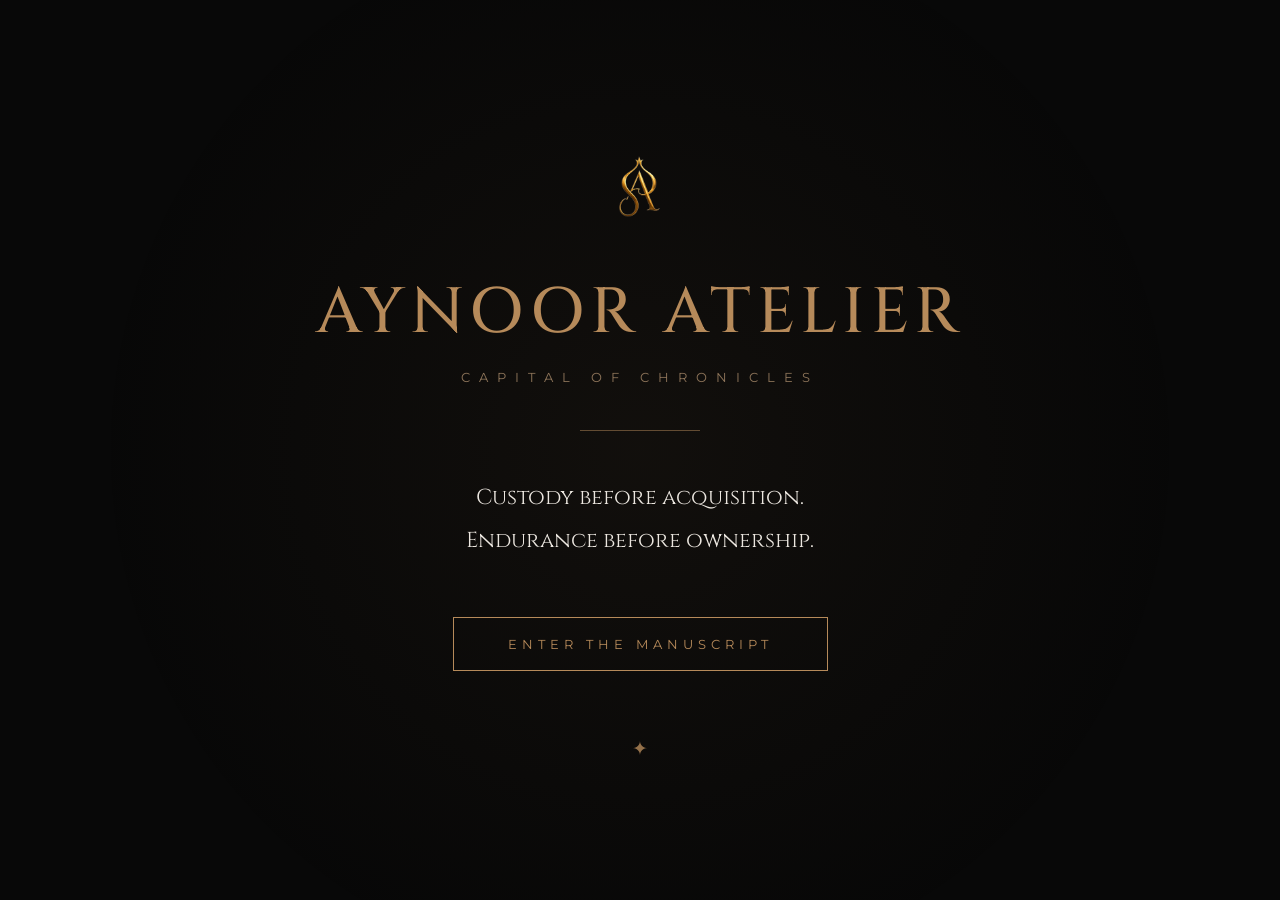
<file: home.html>
<!DOCTYPE html>
<html lang="en">

<head>

    <meta charset="UTF-8">

    <meta name="viewport"
          content="width=device-width, initial-scale=1.0">

    <title>Aynoor Atelier | Capital of Chronicles</title>

    <!-- Google Fonts -->
    <link rel="preconnect"
          href="https://fonts.googleapis.com">

    <link rel="preconnect"
          href="https://fonts.gstatic.com"
          crossorigin>

    <link href="https://fonts.googleapis.com/css2?family=Cinzel:wght@400;500;600&family=Montserrat:wght@300;400;500&display=swap"
          rel="stylesheet">

    <!-- CSS -->
    <link rel="stylesheet"
          href="home.css">

</head>

<body>

    <!-- ========================= -->
    <!-- HERO -->
    <!-- ========================= -->

    <main class="hero">

        <div class="hero-content">

            <!-- Logo -->

            <img src="logo.png"
                 alt="Aynoor Atelier Logo"
                 class="logo">


            <!-- Brand -->

            <h1>

                Aynoor Atelier

            </h1>


            <p class="subtitle">

                Capital of Chronicles

            </p>


            <div class="hero-divider"></div>


            <!-- Motto -->

            <blockquote>

                <p>

                    Custody before acquisition.

                </p>

                <p>

                    Endurance before ownership.

                </p>

            </blockquote>


            <!-- Enter -->

            <a href="manuscript.html"
               class="enter-btn">

                Enter the Manuscript

            </a>


            <!-- Scroll -->

            <div class="scroll-indicator">

                ✦

            </div>

        </div>

    </main>



    <!-- JS -->

    <script src="home.js"></script>

</body>

</html>
</file>
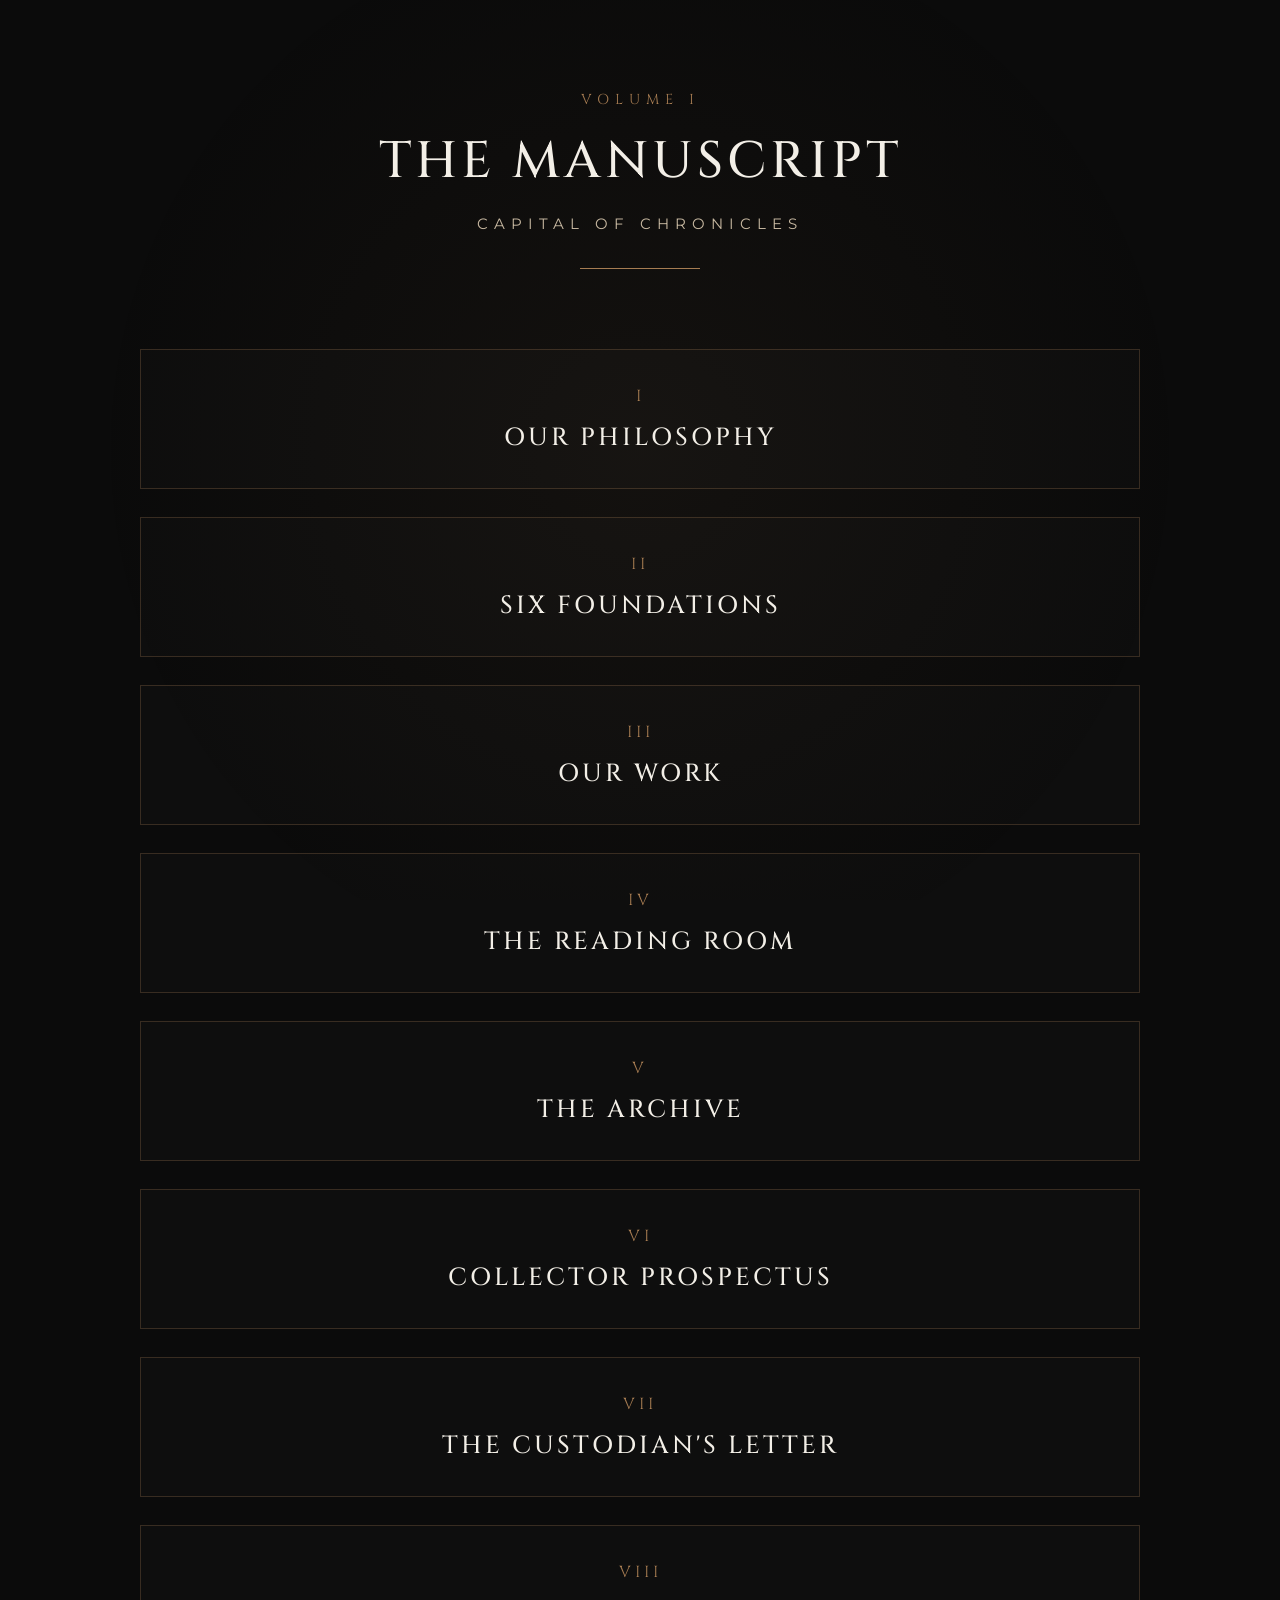
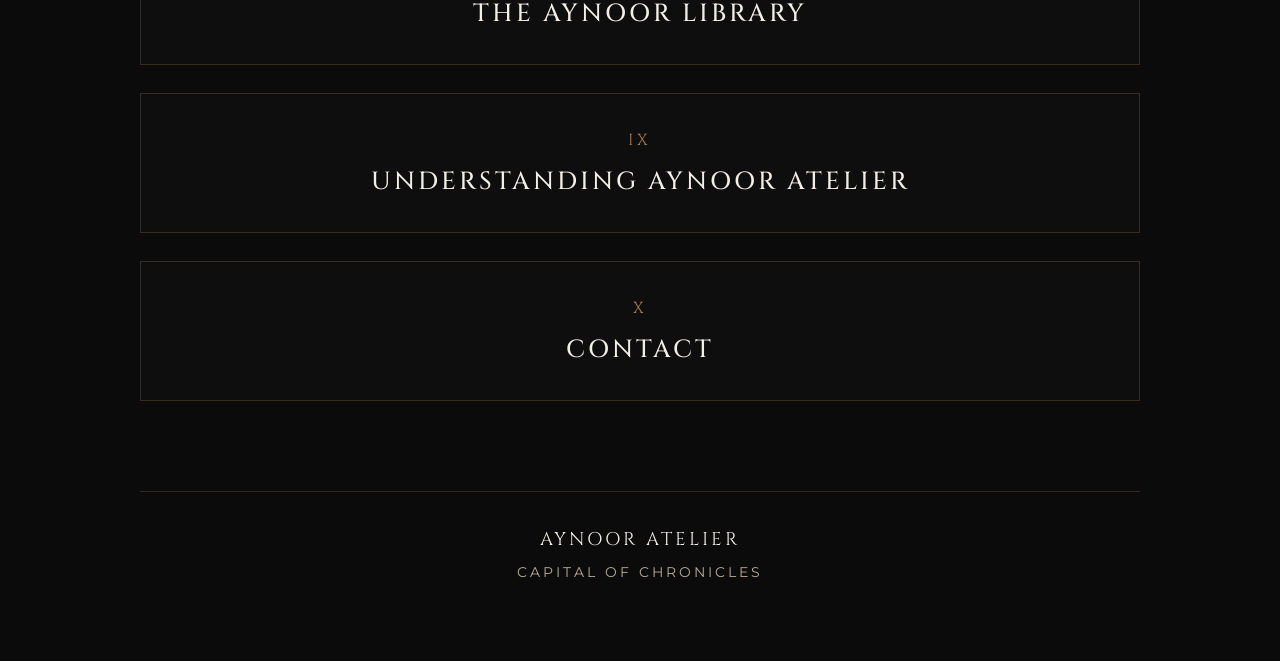
<file: manuscript.html>
<!DOCTYPE html>
<html lang="en">

<head>

    <meta charset="UTF-8">

    <meta name="viewport"
          content="width=device-width, initial-scale=1.0">

    <title>The Manuscript | Aynoor Atelier</title>

    <!-- Google Fonts -->
    <link rel="preconnect" href="https://fonts.googleapis.com">

    <link rel="preconnect"
          href="https://fonts.gstatic.com"
          crossorigin>

    <link href="https://fonts.googleapis.com/css2?family=Cinzel:wght@400;500;600&family=Montserrat:wght@300;400;500;600&display=swap"
          rel="stylesheet">

    <link rel="stylesheet"
          href="manuscript.css">

</head>

<body>

    <main class="manuscript">

        <!-- Header -->

        <header class="header">

            <p class="volume">

                VOLUME I

            </p>

            <h1>

                THE MANUSCRIPT

            </h1>

            <p class="subtitle">

                Capital of Chronicles

            </p>

        </header>



        <!-- Index -->

        <section class="index">

            <a href="philosophy.html"
               class="chapter">

                <span>I</span>

                <h2>OUR PHILOSOPHY</h2>

            </a>



            <a href="foundations.html"
               class="chapter">

                <span>II</span>

                <h2>SIX FOUNDATIONS</h2>

            </a>



            <a href="work.html"
               class="chapter">

                <span>III</span>

                <h2>OUR WORK</h2>

            </a>



            <a href="room.html"
               class="chapter">

                <span>IV</span>

                <h2>THE READING ROOM</h2>

            </a>



            <a href="archive.html"
               class="chapter">

                <span>V</span>

                <h2>THE ARCHIVE</h2>

            </a>



            <a href="prospectus.html"
               class="chapter">

                <span>VI</span>

                <h2>COLLECTOR PROSPECTUS</h2>

            </a>



            <a href="letter.html"
               class="chapter">

                <span>VII</span>

                <h2>THE CUSTODIAN'S LETTER</h2>

            </a>

            <a href="library.html"
   class="chapter">

    <span>VIII</span>

    <h2>THE AYNOOR LIBRARY</h2>

</a>


<a href="understanding.html"
   class="chapter">

    <span>IX</span>

    <h2>UNDERSTANDING AYNOOR ATELIER</h2>

</a>


<a href="contact.html"
   class="chapter">

    <span>X</span>

    <h2>CONTACT</h2>

</a>

        </section>



        <!-- Footer -->

        <footer>

            <p>

                AYNOOR ATELIER

            </p>

            <small>

                Capital of Chronicles

            </small>

        </footer>

    </main>

    <script src="manuscript.js"></script>

</body>

</html>
</file>
<file: home.css>
/*==================================================
AYNOOR ATELIER
HOME.CSS
CAPITAL OF CHRONICLES
==================================================*/


:root{

--bg:#080808;
--text:#F4F1EC;
--bronze:#B68A5A;
--bronze-light:#D6AE7A;
--border:rgba(182,138,90,.25);

--heading:'Cinzel',serif;
--body:'Montserrat',sans-serif;

}


*{

margin:0;
padding:0;
box-sizing:border-box;

}


html{

scroll-behavior:smooth;

}


body{

background:var(--bg);

color:var(--text);

font-family:var(--body);

min-height:100vh;

overflow-x:hidden;

}


/*=========================================
BACKGROUND
=========================================*/

body::before{

content:"";

position:fixed;

inset:0;

background:
radial-gradient(circle at center,
rgba(182,138,90,.06),
transparent 70%);

pointer-events:none;

z-index:-1;

}


/*=========================================
HERO
=========================================*/

.hero{

min-height:100vh;

display:flex;

justify-content:center;

align-items:center;

padding:50px 24px;

}


.hero-content{

max-width:760px;

width:100%;

text-align:center;

animation:fadeHero 1.6s ease;

}


/*=========================================
LOGO
=========================================*/

.logo{

width:110px;

margin-bottom:35px;

user-select:none;

}


/*=========================================
TITLE
=========================================*/

h1{

font-family:var(--heading);

font-size:4rem;

font-weight:500;

letter-spacing:6px;

color:var(--bronze);

text-transform:uppercase;

line-height:1.15;

}


.subtitle{

margin-top:18px;

font-size:.82rem;

letter-spacing:9px;

text-transform:uppercase;

color:#8E755A;

}


/*=========================================
DIVIDER
=========================================*/

.hero-divider{

width:120px;

height:1px;

background:var(--bronze);

margin:45px auto;

opacity:.5;

}


/*=========================================
QUOTE
=========================================*/

blockquote{

margin-bottom:55px;

}


blockquote p{

font-family:var(--heading);

font-size:1.35rem;

line-height:2;

color:#ECE7E0;

}


/*=========================================
BUTTON
=========================================*/

.enter-btn{

display:inline-block;

padding:18px 54px;

border:1px solid var(--bronze);

background:transparent;

color:var(--bronze);

text-decoration:none;

font-family:var(--body);

font-size:.82rem;

letter-spacing:5px;

text-transform:uppercase;

transition:.45s;

}


.enter-btn:hover{

background:var(--bronze);

color:#080808;

transform:translateY(-3px);

box-shadow:0 10px 30px rgba(182,138,90,.25);

}


/*=========================================
SCROLL
=========================================*/

.scroll-indicator{

margin-top:65px;

font-size:1.2rem;

color:var(--bronze);

animation:float 2.2s ease-in-out infinite;

opacity:.8;

}


/*=========================================
ANIMATION
=========================================*/

@keyframes fadeHero{

from{

opacity:0;

transform:translateY(30px);

}

to{

opacity:1;

transform:translateY(0);

}

}


@keyframes float{

0%{

transform:translateY(0);

opacity:.45;

}

50%{

transform:translateY(8px);

opacity:1;

}

100%{

transform:translateY(0);

opacity:.45;

}

}


/*=========================================
MOBILE
=========================================*/

@media(max-width:768px){

.logo{

width:82px;

margin-bottom:28px;

}

h1{

font-size:2.9rem;

letter-spacing:4px;

}

.subtitle{

font-size:.75rem;

letter-spacing:7px;

}

.hero-divider{

margin:35px auto;

width:90px;

}

blockquote p{

font-size:1.08rem;

line-height:1.9;

}

.enter-btn{

display:block;

width:100%;

padding:18px;

letter-spacing:4px;

}

.scroll-indicator{

margin-top:45px;

}

}
</file>
<file: manuscript.css>
/*==================================================
AYNOOR ATELIER
MANUSCRIPT.CSS
==================================================*/


/*==============================
RESET
==============================*/

*,
*::before,
*::after{

margin:0;
padding:0;

box-sizing:border-box;

}


/*==============================
ROOT
==============================*/

:root{

--bg:#0B0B0B;

--paper:#F3EFE7;

--bronze:#A67C52;

--border:rgba(166,124,82,.28);

--transition:.45s ease;

}


/*==============================
BODY
==============================*/

body{

background:var(--bg);

color:var(--paper);

font-family:"Montserrat",sans-serif;

min-height:100vh;

overflow-x:hidden;

}


/*==============================
MAIN
==============================*/

.manuscript{

width:min(1000px,92%);

margin:auto;

padding:90px 0 80px;

}


/*==============================
HEADER
==============================*/

.header{

text-align:center;

margin-bottom:80px;

}


.volume{

font-family:"Cinzel",serif;

font-size:.9rem;

letter-spacing:6px;

color:var(--bronze);

margin-bottom:18px;

text-transform:uppercase;

}


.header h1{

font-family:"Cinzel",serif;

font-size:3.2rem;

font-weight:500;

letter-spacing:4px;

margin-bottom:18px;

}


.subtitle{

font-size:.95rem;

letter-spacing:6px;

text-transform:uppercase;

color:#c7b8a1;

}


/*==============================
INDEX
==============================*/

.index{

display:flex;

flex-direction:column;

gap:28px;

}


/*==============================
CHAPTER BOX
==============================*/

.chapter{

display:flex;

flex-direction:column;

justify-content:center;

align-items:center;

text-align:center;

text-decoration:none;

color:var(--paper);

min-height:140px;

border:1px solid var(--border);

background:rgba(255,255,255,.015);

transition:var(--transition);

padding:30px;

}


.chapter span{

font-family:"Cinzel",serif;

font-size:1rem;

letter-spacing:4px;

color:var(--bronze);

margin-bottom:14px;

}


.chapter h2{

font-family:"Cinzel",serif;

font-size:1.55rem;

font-weight:500;

letter-spacing:3px;

text-transform:uppercase;

}


/*==============================
HOVER
==============================*/

.chapter:hover{

border-color:var(--bronze);

transform:translateY(-4px);

background:rgba(166,124,82,.05);

box-shadow:

0 0 24px rgba(166,124,82,.12);

}


.chapter:hover h2{

color:var(--bronze);

}


/*==============================
FOOTER
==============================*/

footer{

margin-top:90px;

padding-top:35px;

border-top:1px solid var(--border);

text-align:center;

}


footer p{

font-family:"Cinzel",serif;

font-size:1.15rem;

letter-spacing:3px;

margin-bottom:10px;

}


footer small{

font-size:.85rem;

letter-spacing:3px;

color:#b8aa95;

text-transform:uppercase;

}


/*==============================
RESPONSIVE
==============================*/

@media(max-width:768px){

.manuscript{

padding:70px 0 50px;

}

.header h1{

font-size:2.3rem;

}

.chapter{

min-height:120px;

padding:24px;

}

.chapter h2{

font-size:1.15rem;

letter-spacing:2px;

}

.subtitle{

letter-spacing:3px;

font-size:.8rem;

}

}

/*==================================================
BUILD 4
FINAL POLISH
==================================================*/


/*==============================
BACKGROUND BREATHING
==============================*/

body::before{

content:"";

position:fixed;

inset:0;

pointer-events:none;

background:

radial-gradient(

circle at center,

rgba(166,124,82,.06),

transparent 70%);

animation:

backgroundBreath 8s ease-in-out infinite;

z-index:-1;

}


@keyframes backgroundBreath{

0%,100%{

opacity:.25;

transform:scale(1);

}

50%{

opacity:.65;

transform:scale(1.08);

}

}


/*==============================
HEADER LINE
==============================*/

.header::after{

content:"";

display:block;

width:120px;

height:1px;

margin:35px auto 0;

background:var(--bronze);

animation:

lineGrow 1.4s ease;

}


@keyframes lineGrow{

0%{

width:0;

opacity:0;

}

100%{

width:120px;

opacity:1;

}

}


/*==============================
CHAPTER ACTIVE
==============================*/

.chapter:focus{

outline:none;

border-color:var(--bronze);

box-shadow:

0 0 35px rgba(166,124,82,.22);

}


/*==============================
CLICK EFFECT
==============================*/

.chapter:active{

transform:

scale(.98);

}


/*==============================
SMOOTH SCROLL
==============================*/

html{

scroll-behavior:smooth;

}


/*==============================
TEXT SELECTION
==============================*/

::selection{

background:var(--bronze);

color:#000;

}


/*==============================
SCROLLBAR
==============================*/

::-webkit-scrollbar{

width:10px;

}

::-webkit-scrollbar-track{

background:#111;

}

::-webkit-scrollbar-thumb{

background:var(--bronze);

border-radius:20px;

}

::-webkit-scrollbar-thumb:hover{

background:#C89A68;

}
</file>
